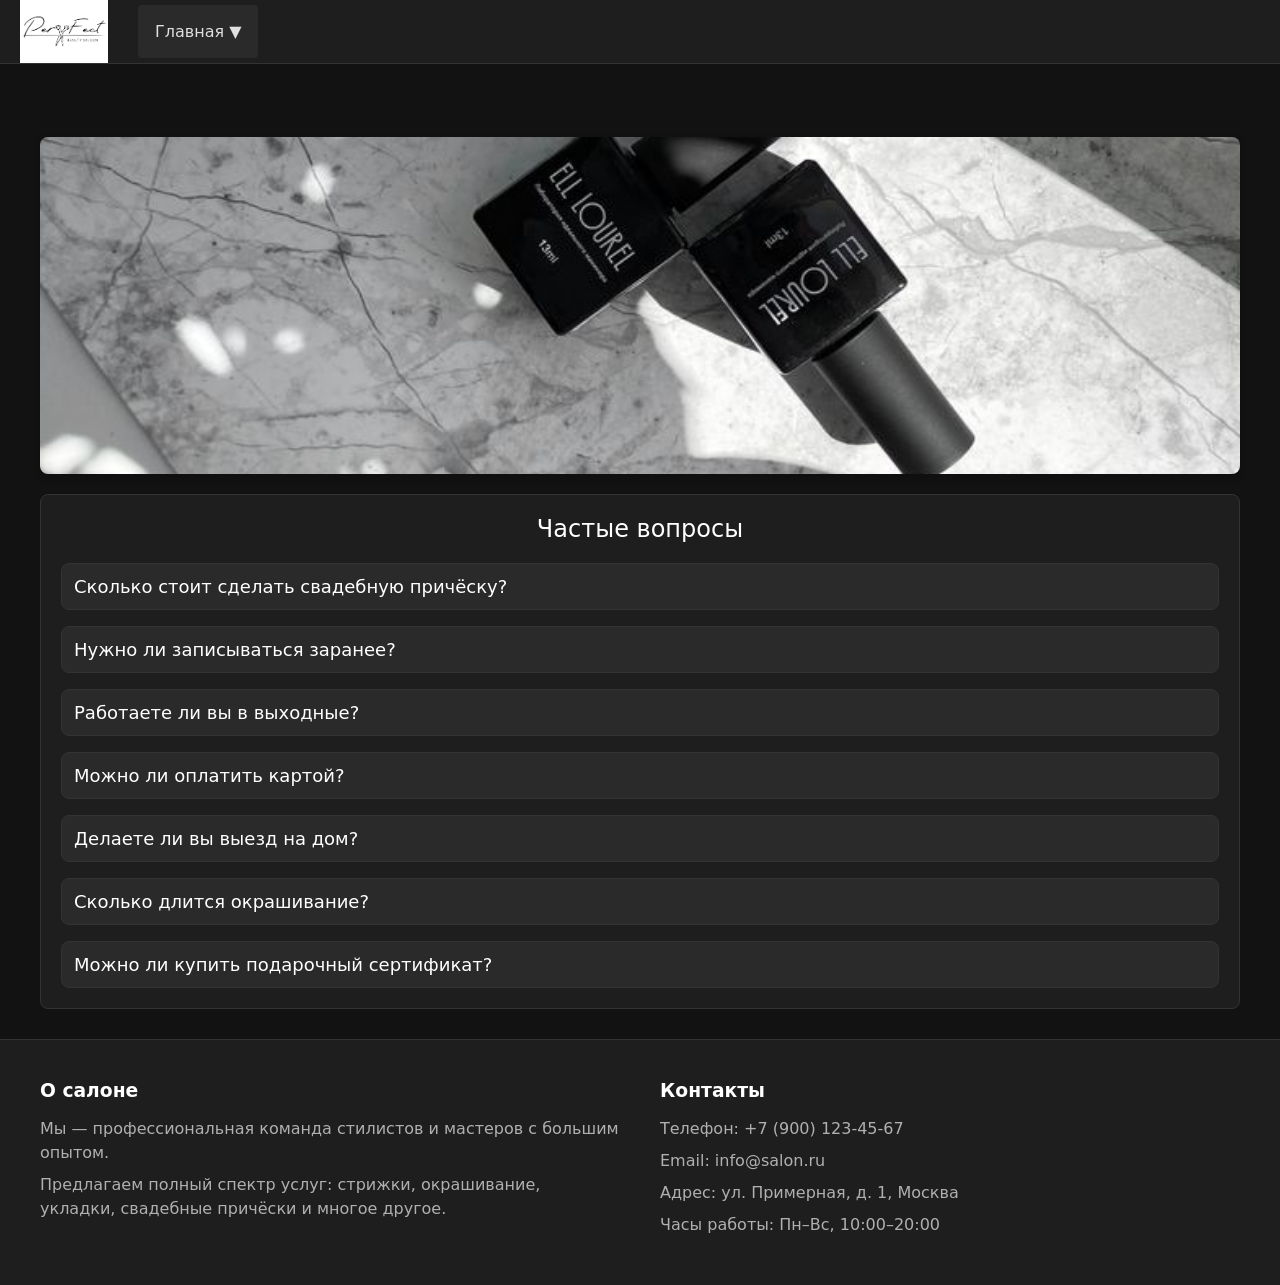
<file: perdect-main/index.html>
<!DOCTYPE html>
<html lang="ru">
<head>
    <meta charset="UTF-8" />
    <meta name="viewport" content="width=device-width, initial-scale=1.0" />
    <title>Главная</title>
    <style>
        * {
            padding: 0;
            margin: 0;
            font-family: system-ui, -apple-system, BlinkMacSystemFont, "Segoe UI",
                Roboto, Oxygen, Ubuntu, Cantarell, "Open Sans", "Helvetica Neue",
                sans-serif;
        }

        body {
            background-color: #121212;
            color: #e0e0e0;
        }

        a {
            text-decoration: none;
            color: inherit;
        }

        .button {
            background-color: #2d2d2d;
            color: #e0e0e0;
            border: 1px solid #444;
            border-radius: 8px;
            padding: 4px;
            cursor: pointer;
            transition: 0.2s ease-in-out;
        }

        .input {
            padding: 6px;
            border-radius: 4px;
            border: 1px solid #444;
            background-color: #2d2d2d;
            color: #e0e0e0;
        }

        .button:hover {
            background-color: #3d3d3d;
        }

        .button:active {
            background-color: #1d1d1d;
        }

        .Header {
            width: 100%;
            height: 64px;
            background-color: #1e1e1e;
            margin-bottom: 73px;
            display: flex;
            align-items: center;
            padding: 0 20px;
            box-sizing: border-box;
            border-bottom: 1px solid #333;
        }

        .Header-logo-container {
            height: 100%;
            margin-right: 30px;
        }

        .Header-logo {
            height: 100%;
        }

        .Header-nav-container {
            display: flex;
            flex-direction: row;
            align-items: center;
            height: 100%;
        }

        .dropdown {
            position: relative;
            height: 100%;
            display: flex;
            align-items: center;
        }

        .dropdown-btn {
            width: 120px;
            height: 53px;
            display: flex;
            align-items: center;
            justify-content: center;
            background-color: #2a2a2a;
            color: #e0e0e0;
            cursor: pointer;
            transition: all 0.3s;
            border-radius: 4px;
            font-weight: 500;
        }

        .dropdown-btn:hover {
            background-color: #333;
        }

        .dropdown-content {
            display: none;
            position: absolute;
            top: 100%;
            left: 0;
            background-color: #2a2a2a;
            min-width: 200px;
            box-shadow: 0 8px 16px rgba(0,0,0,0.3);
            z-index: 1;
            border-radius: 0 0 8px 8px;
            overflow: hidden;
        }

        .dropdown:hover .dropdown-content {
            display: block;
        }

        .dropdown-item {
            padding: 12px 16px;
            color: #e0e0e0;
            display: block;
            transition: background-color 0.3s;
        }

        .dropdown-item:hover {
            background-color: #333;
        }

        .Main {
            padding-left: 20px;
            padding-right: 20px;
            max-width: 1200px;
            margin: 0 auto;
        }

        .Main-banner {
            width: 100%;
            height: 337px;
            object-fit: cover;
            margin-bottom: 16px;
            border-radius: 8px;
            box-shadow: 0 4px 8px rgba(0,0,0,0.2);
        }

        .Main-question-container {
            background-color: #1e1e1e;
            padding: 20px;
            border-radius: 8px;
            margin-bottom: 30px;
            border: 1px solid #333;
        }

        .Main-question-container-header {
            font-size: 24px;
            font-weight: 500;
            text-align: center;
            margin-bottom: 20px;
            color: #ffffff;
        }

        .Question-list {
            display: flex;
            flex-direction: column;
            gap: 16px;
        }

        .Question-item {
            position: relative;
            display: flex;
            flex-direction: column;
            background-color: #2a2a2a;
            border-radius: 8px;
            padding: 12px;
            border: 1px solid #333;
            cursor: pointer;
        }

        .Question-question {
            font-size: 18px;
            font-weight: 500;
            color: #ffffff;
        }

        .Question-tooltip {
            position: absolute;
            top: 100%;
            left: 0;
            width: 100%;
            background-color: rgba(50, 50, 50, 0.95);
            color: #b0b0b0;
            padding: 12px;
            border-radius: 8px;
            border: 1px solid #444;
            opacity: 0;
            pointer-events: none;
            transition: opacity 0.3s ease-in-out;
            margin-top: 8px;
            z-index: 10;
        }

        .Question-item:hover .Question-tooltip {
            opacity: 1;
            pointer-events: auto;
        }

        footer {
            background-color: #1e1e1e;
            padding: 40px 20px;
            border-top: 1px solid #333;
            display: flex;
            justify-content: center;
        }

        .Footer-content {
            display: flex;
            justify-content: space-between;
            max-width: 1200px;
            width: 100%;
            color: #b0b0b0;
            gap: 40px;
            flex-wrap: wrap;
        }

        .Footer-column {
            flex: 1 1 300px;
        }

        .Footer-column h3 {
            margin-bottom: 16px;
            color: #ffffff;
        }

        .Footer-column p {
            margin-bottom: 8px;
            line-height: 1.5;
        }
    </style>
</head>
<body>
<header class="Header">
    <div class="Header-logo-container">
        <img class="Header-logo" src="./public/logo.png" />
    </div>

    <nav class="Header-nav-container">
        <div class="dropdown">
            <div class="dropdown-btn">Главная ▼</div>
            <div class="dropdown-content">
                <a href="index.html" class="dropdown-item">Главная</a>
                <a href="our-work.html" class="dropdown-item">Наши работы</a>
                <a href="price.html" class="dropdown-item">Цены</a>
                <a href="team.html" class="dropdown-item">Команда</a>
                <a href="gift.html" class="dropdown-item">Подарочный сертификат</a>
                <a href="feetback.html" class="dropdown-item">Отзывы</a>
                <a href="contact.html" class="dropdown-item">Контакты</a>
                <a href="online-rec.html" class="dropdown-item">Онлайн запись</a>
            </div>
        </div>
    </nav>
</header>

<main class="Main">
    <img class="Main-banner" src="./public/mainBanner.png" />

    <div class="Main-question-container">
        <h2 class="Main-question-container-header">Частые вопросы</h2>

        <ul class="Main-question-list Question-list">
            <li class="Question-item">
                <p class="Question-question">Сколько стоит сделать свадебную причёску?</p>
                <div class="Question-tooltip">Цена на свадебную причёску начинается от 10к</div>
            </li>
            <li class="Question-item">
                <p class="Question-question">Нужно ли записываться заранее?</p>
                <div class="Question-tooltip">Рекомендуем записываться минимум за неделю</div>
            </li>
            <li class="Question-item">
                <p class="Question-question">Работаете ли вы в выходные?</p>
                <div class="Question-tooltip">Да, мы открыты с 10:00 до 18:00 в субботу и воскресенье</div>
            </li>
            <li class="Question-item">
                <p class="Question-question">Можно ли оплатить картой?</p>
                <div class="Question-tooltip">Да, принимаем оплату картой и наличными</div>
            </li>
            <li class="Question-item">
                <p class="Question-question">Делаете ли вы выезд на дом?</p>
                <div class="Question-tooltip">Да, возможен выезд. Уточните условия у администратора</div>
            </li>
            <li class="Question-item">
                <p class="Question-question">Сколько длится окрашивание?</p>
                <div class="Question-tooltip">В среднем от 2 до 4 часов в зависимости от сложности</div>
            </li>
            <li class="Question-item">
                <p class="Question-question">Можно ли купить подарочный сертификат?</p>
                <div class="Question-tooltip">Да, у нас есть подарочные сертификаты на любую сумму</div>
            </li>
        </ul>
    </div>
</main>

<footer>
    <div class="Footer-content">
        <div class="Footer-column">
            <h3>О салоне</h3>
            <p>Мы — профессиональная команда стилистов и мастеров с большим опытом.</p>
            <p>Предлагаем полный спектр услуг: стрижки, окрашивание, укладки, свадебные причёски и многое другое.</p>
        </div>
        <div class="Footer-column">
            <h3>Контакты</h3>
            <p>Телефон: +7 (900) 123-45-67</p>
            <p>Email: info@salon.ru</p>
            <p>Адрес: ул. Примерная, д. 1, Москва</p>
            <p>Часы работы: Пн–Вс, 10:00–20:00</p>
        </div>
    </div>
</footer>

</body>
</html>
</file>
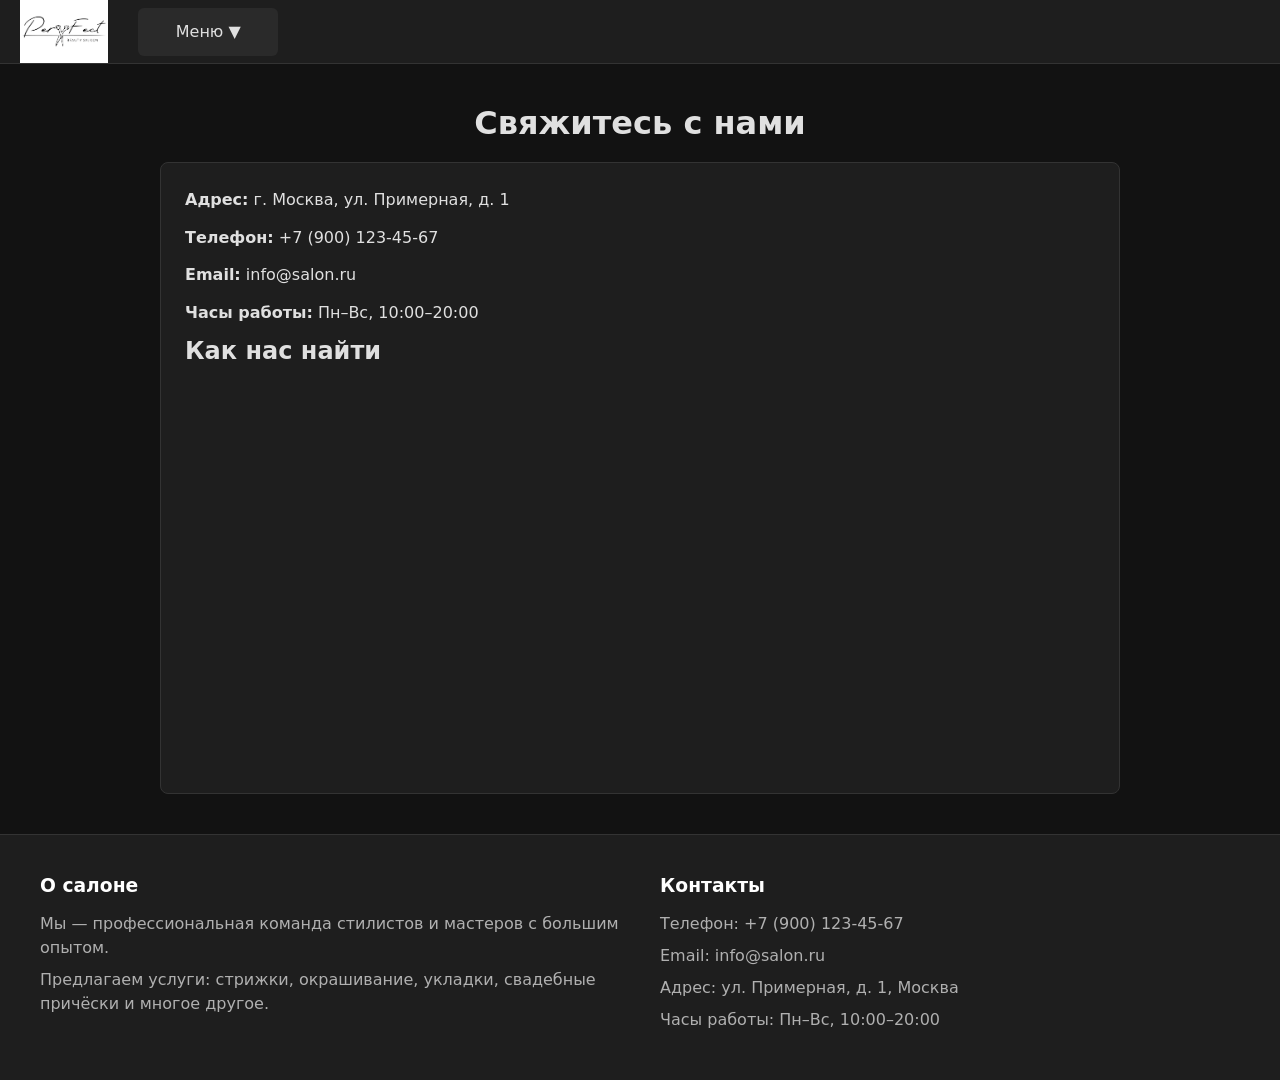
<file: perdect-main/contact.html>
<!DOCTYPE html>
<html lang="ru">
<head>
    <meta charset="UTF-8" />
    <meta name="viewport" content="width=device-width, initial-scale=1.0" />
    <title>Контакты</title>
    <style>
        * {
            margin: 0;
            padding: 0;
            box-sizing: border-box;
            font-family: system-ui, sans-serif;
        }

        body {
            background-color: #121212;
            color: #e0e0e0;
        }

        a {
            color: inherit;
            text-decoration: none;
        }

        .Header {
            width: 100%;
            height: 64px;
            background-color: #1e1e1e;
            display: flex;
            align-items: center;
            padding: 0 20px;
            border-bottom: 1px solid #333;
        }

        .Header-logo-container {
            height: 100%;
            margin-right: 30px;
        }

        .Header-logo {
            height: 100%;
        }

        .Header-nav-container {
            display: flex;
            align-items: center;
        }

        .dropdown {
            position: relative;
            height: 100%;
            display: flex;
            align-items: center;
        }

        .dropdown-btn {
            width: 140px;
            height: 48px;
            display: flex;
            align-items: center;
            justify-content: center;
            background-color: #2a2a2a;
            color: #e0e0e0;
            border-radius: 6px;
            cursor: pointer;
            font-weight: 500;
            transition: 0.3s;
        }

        .dropdown-btn:hover {
            background-color: #333;
        }

        .dropdown-content {
            display: none;
            position: absolute;
            top: 100%;
            left: 0;
            background-color: #2a2a2a;
            border-radius: 0 0 8px 8px;
            min-width: 220px;
            box-shadow: 0 8px 16px rgba(0,0,0,0.3);
            z-index: 10;
        }

        .dropdown:hover .dropdown-content {
            display: block;
        }

        .dropdown-item {
            padding: 12px 16px;
            display: block;
            transition: background-color 0.3s;
        }

        .dropdown-item:hover {
            background-color: #333;
        }

        main {
            padding: 40px 20px;
            max-width: 1000px;
            margin: 0 auto;
        }

        h1 {
            font-size: 32px;
            margin-bottom: 20px;
            text-align: center;
        }

        .contact-info {
            background-color: #1e1e1e;
            border: 1px solid #333;
            padding: 24px;
            border-radius: 8px;
        }

        .contact-info p {
            margin-bottom: 12px;
            line-height: 1.6;
        }

        footer {
            background-color: #1e1e1e;
            padding: 40px 20px;
            border-top: 1px solid #333;
            display: flex;
            justify-content: center;
        }

        .Footer-content {
            display: flex;
            justify-content: space-between;
            max-width: 1200px;
            width: 100%;
            gap: 40px;
            flex-wrap: wrap;
            color: #b0b0b0;
        }

        .Footer-column {
            flex: 1 1 300px;
        }

        .Footer-column h3 {
            margin-bottom: 16px;
            color: #ffffff;
        }

        .Footer-column p {
            margin-bottom: 8px;
            line-height: 1.5;
        }
    </style>
</head>
<body>

<header class="Header">
    <div class="Header-logo-container">
        <img class="Header-logo" src="./public/logo.png" />
    </div>

    <nav class="Header-nav-container">
        <div class="dropdown">
            <div class="dropdown-btn">Меню ▼</div>
            <div class="dropdown-content">
                <a href="index.html" class="dropdown-item">Главная</a>
                <a href="our-work.html" class="dropdown-item">Наши работы</a>
                <a href="price.html" class="dropdown-item">Цены</a>
                <a href="team.html" class="dropdown-item">Команда</a>
                <a href="gift.html" class="dropdown-item">Подарочный сертификат</a>
                <a href="feetback.html" class="dropdown-item">Отзывы</a>
                <a href="contact.html" class="dropdown-item">Контакты</a>
                <a href="online-rec.html" class="dropdown-item">Онлайн запись</a>
            </div>
        </div>
    </nav>
</header>

<main>
    <h1>Свяжитесь с нами</h1>
    <div class="contact-info">
        <p><strong>Адрес:</strong> г. Москва, ул. Примерная, д. 1</p>
        <p><strong>Телефон:</strong> +7 (900) 123-45-67</p>
        <p><strong>Email:</strong> info@salon.ru</p>
        <p><strong>Часы работы:</strong> Пн–Вс, 10:00–20:00</p>
    <h2>Как нас найти</h2>
    <div class="Map-container">
        <iframe
            src="https://www.google.com/maps/embed?pb=!1m18!1m12!1m3!1d2520.857805156791!2d92.8196829!3d56.0460054!2m3!1f0!2f0!3f0!3m2!1i1024!2i768!4f13.1!3m3!1m2!1s0x5cd94f74b62fdd01%3A0x97a33cf813bdf5c!2z0JrRgNCw0YHQutC40Lkg0J_QvtC00YssINCf0L7Qu9C40L3QvtCz0L4g0JHQu9Cw0YHRgtC-0Lkg0L3QsCDQkdCw0YDQvtC80L7QvQ!5e0!3m2!1sru!2sru!4v1715769578432!5m2!1sru!2sru"
            width="100%"
            height="400"
            style="border:0;"
            allowfullscreen=""
            loading="lazy"
            referrerpolicy="no-referrer-when-downgrade">
        </iframe>
    </div>
</section>


    </div>
</section>

    </div>
</main>

<footer>
    <div class="Footer-content">
        <div class="Footer-column">
            <h3>О салоне</h3>
            <p>Мы — профессиональная команда стилистов и мастеров с большим опытом.</p>
            <p>Предлагаем услуги: стрижки, окрашивание, укладки, свадебные причёски и многое другое.</p>
        </div>
        <div class="Footer-column">
            <h3>Контакты</h3>
            <p>Телефон: +7 (900) 123-45-67</p>
            <p>Email: info@salon.ru</p>
            <p>Адрес: ул. Примерная, д. 1, Москва</p>
            <p>Часы работы: Пн–Вс, 10:00–20:00</p>
        </div>
    </div>
</footer>

</body>
</html>
</file>
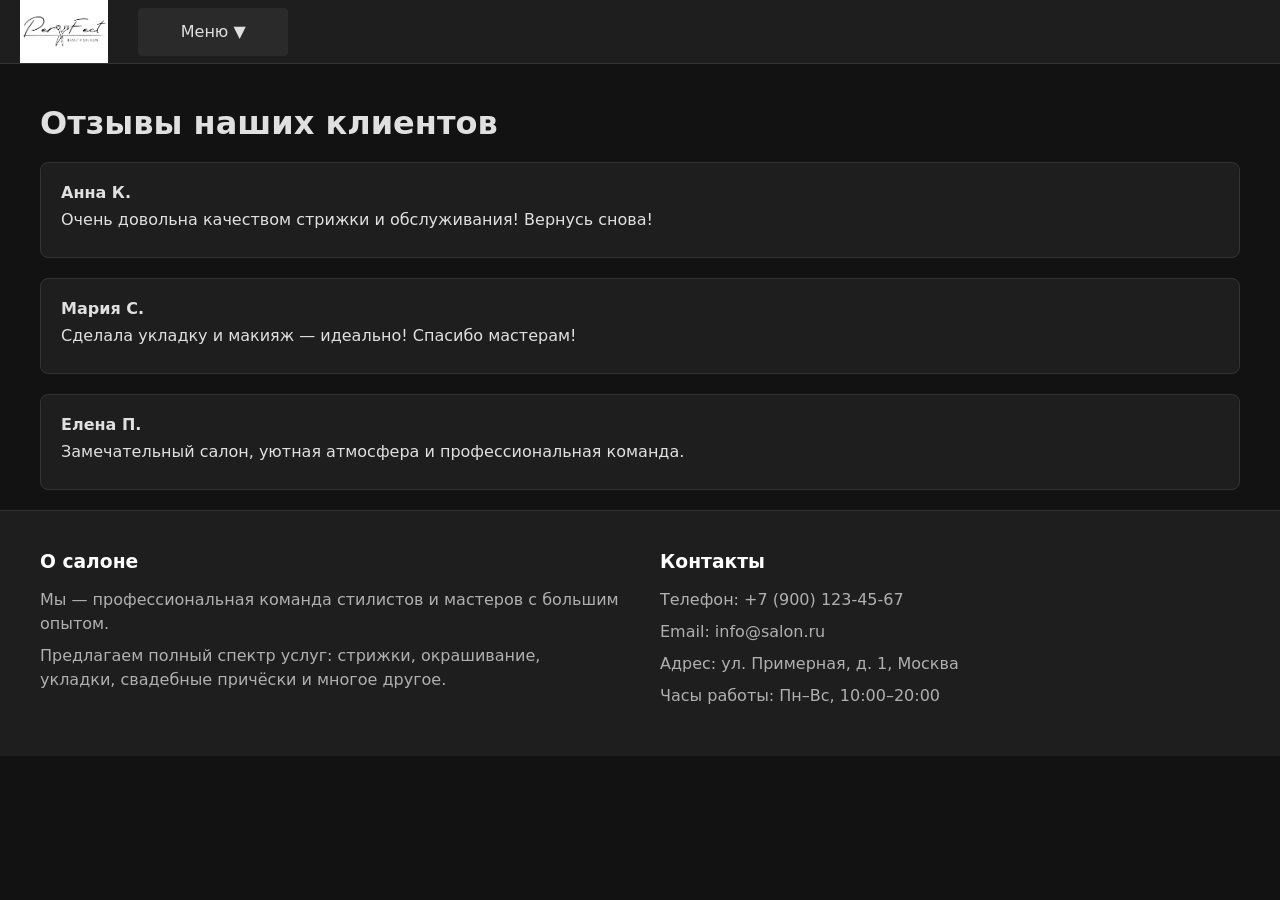
<file: perdect-main/feetback.html>
<!DOCTYPE html>
<html lang="ru">
<head>
    <meta charset="UTF-8" />
    <meta name="viewport" content="width=device-width, initial-scale=1.0" />
    <title>Отзывы</title>
    <style>
        * {
            padding: 0;
            margin: 0;
            font-family: system-ui, -apple-system, BlinkMacSystemFont, "Segoe UI", Roboto, Oxygen, Ubuntu, Cantarell, "Open Sans", "Helvetica Neue", sans-serif;
        }

        body {
            background-color: #121212;
            color: #e0e0e0;
        }

        a {
            text-decoration: none;
            color: inherit;
        }

        .Header {
            width: 100%;
            height: 64px;
            background-color: #1e1e1e;
            display: flex;
            align-items: center;
            padding: 0 20px;
            box-sizing: border-box;
            border-bottom: 1px solid #333;
            margin-bottom: 40px;
        }

        .Header-logo-container {
            height: 100%;
            margin-right: 30px;
        }

        .Header-logo {
            height: 100%;
        }

        .Header-nav-container {
            display: flex;
            align-items: center;
            height: 100%;
        }

        .dropdown {
            position: relative;
            height: 100%;
            display: flex;
            align-items: center;
        }

        .dropdown-btn {
            width: 150px;
            height: 48px;
            display: flex;
            align-items: center;
            justify-content: center;
            background-color: #2a2a2a;
            color: #e0e0e0;
            cursor: pointer;
            border-radius: 4px;
            font-weight: 500;
            transition: background-color 0.3s;
        }

        .dropdown-btn:hover {
            background-color: #333;
        }

        .dropdown-content {
            display: none;
            position: absolute;
            top: 100%;
            left: 0;
            background-color: #2a2a2a;
            min-width: 200px;
            box-shadow: 0 8px 16px rgba(0,0,0,0.3);
            z-index: 1;
            border-radius: 0 0 8px 8px;
            overflow: hidden;
        }

        .dropdown:hover .dropdown-content {
            display: block;
        }

        .dropdown-item {
            padding: 12px 16px;
            color: #e0e0e0;
            transition: background-color 0.3s;
            display: block;
        }

        .dropdown-item:hover {
            background-color: #333;
        }

        main {
            max-width: 1200px;
            margin: 0 auto;
            padding: 0 20px;
        }

        h1 {
            font-size: 32px;
            margin-bottom: 20px;
        }

        .review {
            background-color: #1e1e1e;
            padding: 20px;
            margin-bottom: 20px;
            border-radius: 8px;
            border: 1px solid #333;
        }

        .review p {
            margin-bottom: 8px;
        }

        footer {
            background-color: #1e1e1e;
            padding: 40px 20px;
            border-top: 1px solid #333;
            display: flex;
            justify-content: center;
        }

        .Footer-content {
            display: flex;
            justify-content: space-between;
            max-width: 1200px;
            width: 100%;
            color: #b0b0b0;
            gap: 40px;
            flex-wrap: wrap;
        }

        .Footer-column {
            flex: 1 1 300px;
        }

        .Footer-column h3 {
            margin-bottom: 16px;
            color: #ffffff;
        }

        .Footer-column p {
            margin-bottom: 8px;
            line-height: 1.5;
        }
    </style>
</head>
<body>

<header class="Header">
    <div class="Header-logo-container">
        <img class="Header-logo" src="./public/logo.png" alt="Логотип" />
    </div>

    <nav class="Header-nav-container">
        <div class="dropdown">
            <div class="dropdown-btn">Меню ▼</div>
            <div class="dropdown-content">
                <a href="index.html" class="dropdown-item">Главная</a>
                <a href="our-work.html" class="dropdown-item">Наши работы</a>
                <a href="price.html" class="dropdown-item">Цены</a>
                <a href="team.html" class="dropdown-item">Команда</a>
                <a href="gift.html" class="dropdown-item">Подарочный сертификат</a>
                <a href="feetback.html" class="dropdown-item">Отзывы</a>
                <a href="contact.html" class="dropdown-item">Контакты</a>
                <a href="online-rec.html" class="dropdown-item">Онлайн запись</a>
            </div>
        </div>
    </nav>
</header>

<main>
    <h1>Отзывы наших клиентов</h1>

    <div class="review">
        <p><strong>Анна К.</strong></p>
        <p>Очень довольна качеством стрижки и обслуживания! Вернусь снова!</p>
    </div>

    <div class="review">
        <p><strong>Мария С.</strong></p>
        <p>Сделала укладку и макияж — идеально! Спасибо мастерам!</p>
    </div>

    <div class="review">
        <p><strong>Елена П.</strong></p>
        <p>Замечательный салон, уютная атмосфера и профессиональная команда.</p>
    </div>
</main>

<footer>
    <div class="Footer-content">
        <div class="Footer-column">
            <h3>О салоне</h3>
            <p>Мы — профессиональная команда стилистов и мастеров с большим опытом.</p>
            <p>Предлагаем полный спектр услуг: стрижки, окрашивание, укладки, свадебные причёски и многое другое.</p>
        </div>
        <div class="Footer-column">
            <h3>Контакты</h3>
            <p>Телефон: +7 (900) 123-45-67</p>
            <p>Email: info@salon.ru</p>
            <p>Адрес: ул. Примерная, д. 1, Москва</p>
            <p>Часы работы: Пн–Вс, 10:00–20:00</p>
        </div>
    </div>
</footer>

</body>
</html>
</file>
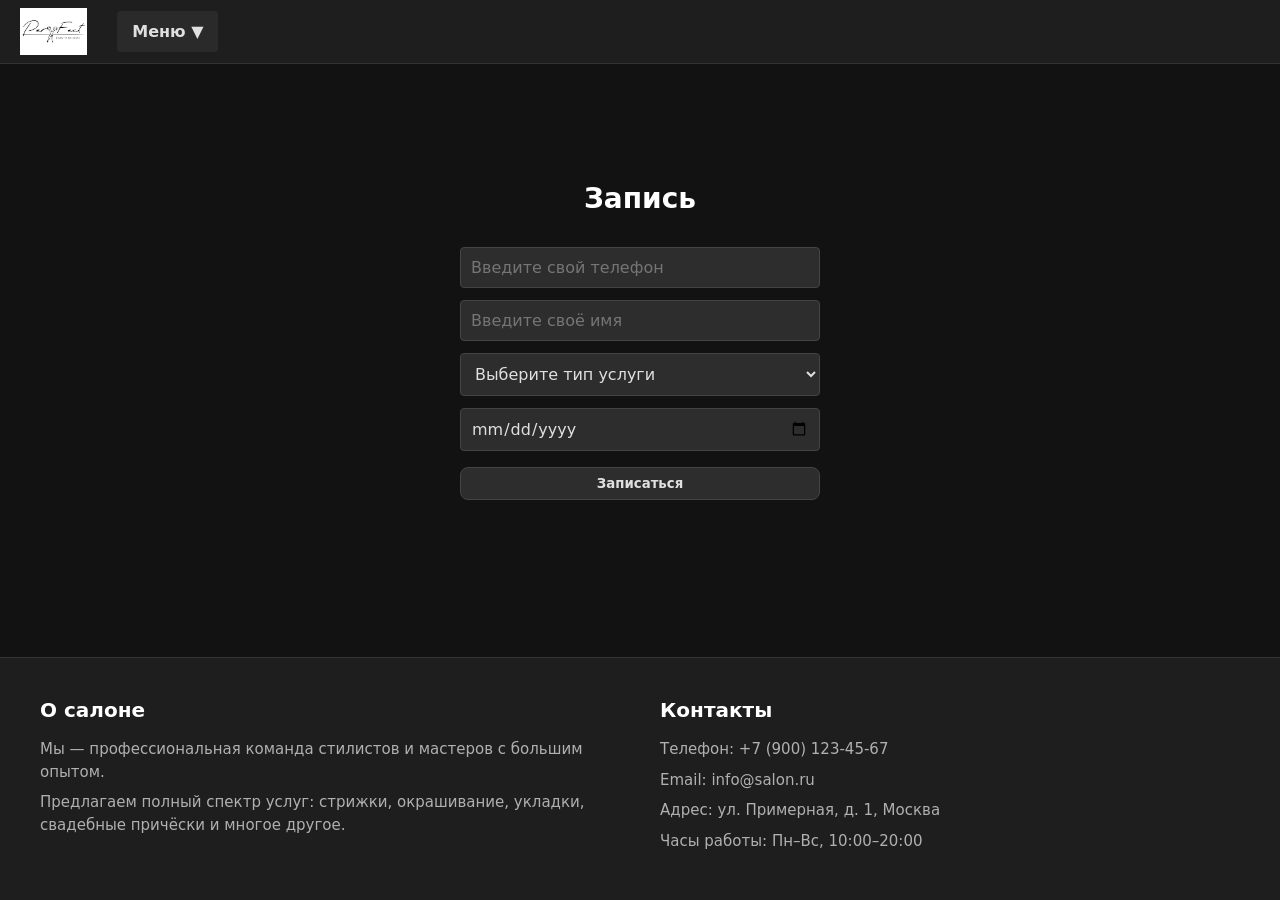
<file: perdect-main/online-rec.html>
<!DOCTYPE html>
<html lang="ru">
<head>
  <meta charset="UTF-8" />
  <meta name="viewport" content="width=device-width, initial-scale=1" />
  <title>Онлайн запись</title>
  <style>
    * {
      padding: 0;
      margin: 0;
      box-sizing: border-box;
      font-family: system-ui, -apple-system, BlinkMacSystemFont, "Segoe UI",
        Roboto, Oxygen, Ubuntu, Cantarell, "Open Sans", "Helvetica Neue",
        sans-serif;
    }

    body {
      background-color: #121212;
      color: #e0e0e0;
      min-height: 100vh;
      display: flex;
      flex-direction: column;
      justify-content: space-between;
    }

    a {
      text-decoration: none;
      color: inherit;
    }

    .button {
      background-color: #2d2d2d;
      color: #e0e0e0;
      border: 1px solid #444;
      border-radius: 8px;
      padding: 8px 12px;
      cursor: pointer;
      transition: background-color 0.2s ease-in-out;
      font-weight: 600;
      margin-top: 16px;
      width: 100%;
    }

    .button:hover {
      background-color: #3d3d3d;
    }

    .button:active {
      background-color: #1d1d1d;
    }

    .input {
      padding: 10px;
      border-radius: 4px;
      border: 1px solid #444;
      background-color: #2d2d2d;
      color: #e0e0e0;
      margin-top: 12px;
      width: 100%;
      font-size: 16px;
    }

    /* Header */
    .Header {
      width: 100%;
      height: 64px;
      background-color: #1e1e1e;
      display: flex;
      align-items: center;
      padding: 0 20px;
      border-bottom: 1px solid #333;
      user-select: none;
    }

    .Header-logo-container {
      height: 100%;
      margin-right: 30px;
      display: flex;
      align-items: center;
    }

    .Header-logo {
      height: 48px;
      object-fit: contain;
    }

    .Header-nav-container {
      position: relative;
      display: flex;
      align-items: center;
      height: 100%;
    }

    /* Dropdown menu */
    .dropdown {
      position: relative;
      height: 100%;
      display: flex;
      align-items: center;
      cursor: pointer;
      user-select: none;
    }

    .dropdown-btn {
      background-color: #2a2a2a;
      color: #e0e0e0;
      padding: 10px 14px;
      border-radius: 4px;
      font-weight: 600;
      display: flex;
      align-items: center;
      gap: 6px;
      border: 1px solid transparent;
      transition: background-color 0.3s, border-color 0.3s;
    }

    .dropdown-btn:hover,
    .dropdown-btn.active {
      background-color: #333;
      border-color: #555;
    }

    .dropdown-content {
      display: none;
      position: absolute;
      top: 100%;
      left: 0;
      background-color: #2a2a2a;
      min-width: 200px;
      box-shadow: 0 8px 16px rgba(0, 0, 0, 0.3);
      border-radius: 0 0 8px 8px;
      overflow: hidden;
      z-index: 10;
    }

    .dropdown-content a {
      display: block;
      padding: 12px 16px;
      color: #e0e0e0;
      transition: background-color 0.3s;
    }

    .dropdown-content a:hover {
      background-color: #444;
    }

    /* Show dropdown on hover for desktop */
    @media (hover: hover) {
      .dropdown:hover .dropdown-content {
        display: block;
      }
    }

    /* On mobile, show dropdown on click */
    @media (pointer: coarse) {
      .dropdown-btn {
        user-select: none;
      }
    }

    /* Main content */
    main.Online-form-page {
      max-width: 400px;
      margin: 40px auto 80px;
      padding: 0 20px;
      width: 100%;
    }

    form.Online-form {
      display: flex;
      flex-direction: column;
    }

    form.Online-form h2 {
      margin-bottom: 20px;
      font-weight: 700;
      font-size: 28px;
      color: #ffffff;
      text-align: center;
    }

    /* Footer */
    footer {
      background-color: #1e1e1e;
      padding: 40px 20px;
      border-top: 1px solid #333;
    }

    .Footer-content {
      max-width: 1200px;
      margin: 0 auto;
      display: flex;
      justify-content: space-between;
      color: #b0b0b0;
      gap: 40px;
      flex-wrap: wrap;
    }

    .Footer-column {
      flex: 1 1 300px;
    }

    .Footer-column h3 {
      margin-bottom: 16px;
      color: #ffffff;
      font-weight: 700;
      font-size: 20px;
    }

    .Footer-column p {
      margin-bottom: 8px;
      line-height: 1.5;
      font-size: 15px;
    }
  </style>
</head>
<body>
  <header class="Header">
    <div class="Header-logo-container">
      <img
        class="Header-logo"
        src="./public/logo.png"
        alt="Логотип салона"
      />
    </div>

    <nav class="Header-nav-container">
      <div class="dropdown" id="dropdownMenu">
        <div class="dropdown-btn" id="dropdownBtn">
          Меню ▼
        </div>
        <div class="dropdown-content" id="dropdownContent">
          <a href="index.html">Главная</a>
          <a href="our-work.html">Наши работы</a>
          <a href="price.html">Цены</a>
          <a href="team.html">Команда</a>
          <a href="gift.html">Подарочный сертификат</a>
          <a href="feetback.html">Отзывы</a>
          <a href="contact.html">Контакты</a>
          <a href="online-rec.html">Онлайн запись</a>
        </div>
      </div>
    </nav>
  </header>

  <main class="Online-form-page">
    <form class="Online-form" action="">
      <h2>Запись</h2>

      <input
        class="input"
        type="tel"
        placeholder="Введите свой телефон"
        required
      />

      <input
        class="input"
        type="text"
        placeholder="Введите своё имя"
        required
      />

      <select class="input" required>
        <option value="" disabled selected>Выберите тип услуги</option>
        <option value="cosmetologist">Косметолог</option>
        <option value="hairdresser">Парикмахер</option>
        <option value="manicure">Маникюр</option>
        <option value="pedicure">Педикюр</option>
      </select>

      <input class="input" type="date" required />

      <input class="button" type="submit" value="Записаться" />
    </form>
  </main>

  <footer>
    <div class="Footer-content">
      <div class="Footer-column">
        <h3>О салоне</h3>
        <p>Мы — профессиональная команда стилистов и мастеров с большим опытом.</p>
        <p>
          Предлагаем полный спектр услуг: стрижки, окрашивание, укладки,
          свадебные причёски и многое другое.
        </p>
      </div>
      <div class="Footer-column">
        <h3>Контакты</h3>
        <p>Телефон: +7 (900) 123-45-67</p>
        <p>Email: info@salon.ru</p>
        <p>Адрес: ул. Примерная, д. 1, Москва</p>
        <p>Часы работы: Пн–Вс, 10:00–20:00</p>
      </div>
    </div>
  </footer>

  <script>
    // Сделать выпадающее меню на клик (для мобильных устройств)
    const dropdownBtn = document.getElementById('dropdownBtn');
    const dropdownContent = document.getElementById('dropdownContent');

    dropdownBtn.addEventListener('click', () => {
      const isVisible = dropdownContent.style.display === 'block';
      dropdownContent.style.display = isVisible ? 'none' : 'block';
      dropdownBtn.classList.toggle('active', !isVisible);
    });

    // Закрывать меню при клике вне его
    document.addEventListener('click', (e) => {
      if (!dropdownBtn.contains(e.target) && !dropdownContent.contains(e.target)) {
        dropdownContent.style.display = 'none';
        dropdownBtn.classList.remove('active');
      }
    });
  </script>
</body>
</html>
</file>
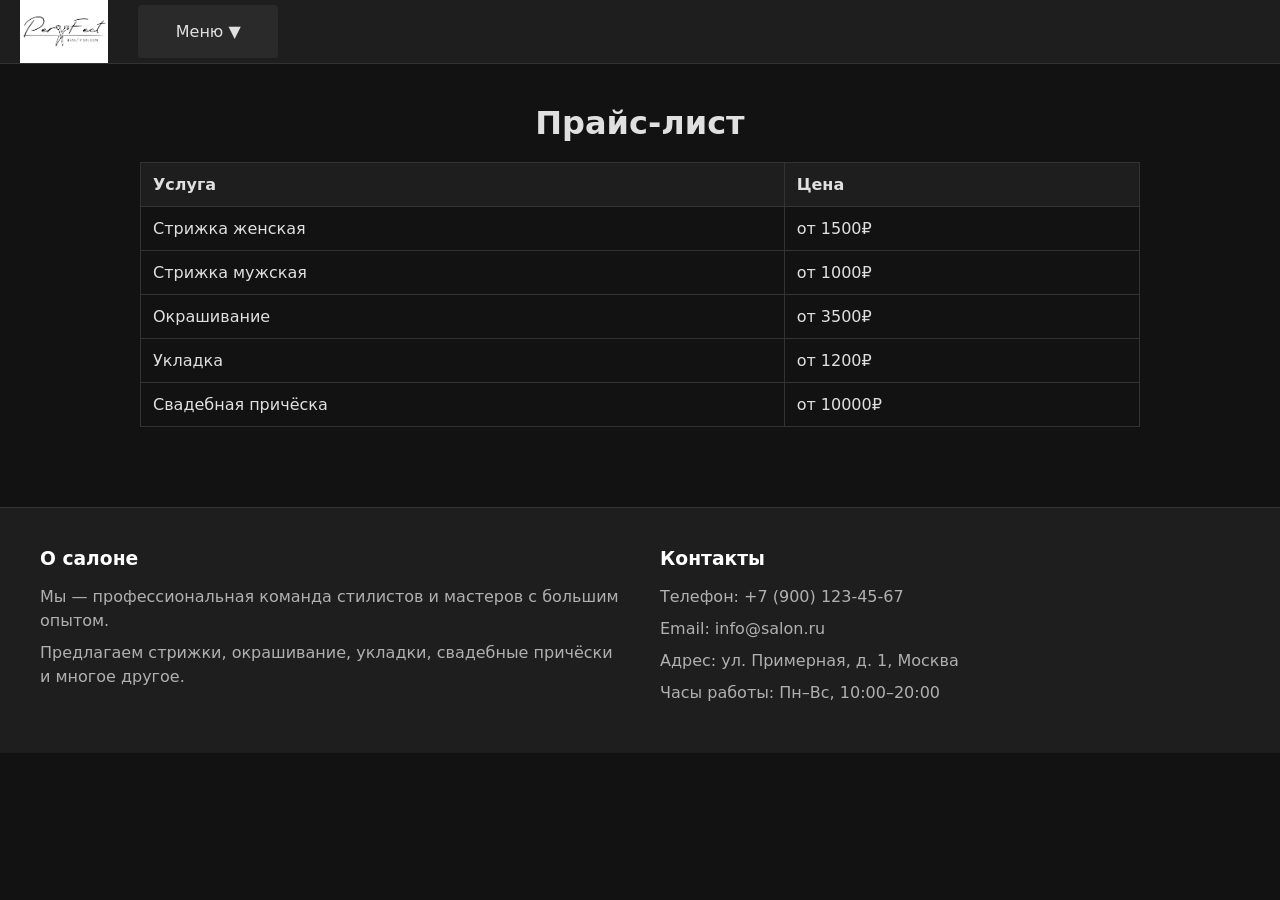
<file: perdect-main/price.html>
<!DOCTYPE html>
<html lang="ru">
<head>
  <meta charset="UTF-8" />
  <meta name="viewport" content="width=device-width, initial-scale=1.0" />
  <title>Цены</title>
  <style>
    * {
      padding: 0;
      margin: 0;
      font-family: system-ui, -apple-system, BlinkMacSystemFont, "Segoe UI", Roboto, Oxygen, Ubuntu, Cantarell, "Open Sans", "Helvetica Neue", sans-serif;
    }

    body {
      background-color: #121212;
      color: #e0e0e0;
    }

    a {
      text-decoration: none;
      color: inherit;
    }

    .Header {
      width: 100%;
      height: 64px;
      background-color: #1e1e1e;
      display: flex;
      align-items: center;
      padding: 0 20px;
      box-sizing: border-box;
      border-bottom: 1px solid #333;
    }

    .Header-logo-container {
      height: 100%;
      margin-right: 30px;
    }

    .Header-logo {
      height: 100%;
    }

    .Header-nav-container {
      display: flex;
      align-items: center;
      height: 100%;
    }

    .dropdown {
      position: relative;
      height: 100%;
      display: flex;
      align-items: center;
    }

    .dropdown-btn {
      width: 140px;
      height: 53px;
      display: flex;
      align-items: center;
      justify-content: center;
      background-color: #2a2a2a;
      color: #e0e0e0;
      cursor: pointer;
      border-radius: 4px;
      font-weight: 500;
      transition: 0.3s;
    }

    .dropdown-btn:hover {
      background-color: #333;
    }

    .dropdown-content {
      display: none;
      position: absolute;
      top: 100%;
      left: 0;
      background-color: #2a2a2a;
      min-width: 220px;
      box-shadow: 0 8px 16px rgba(0,0,0,0.3);
      z-index: 1;
      border-radius: 0 0 8px 8px;
      overflow: hidden;
    }

    .dropdown:hover .dropdown-content {
      display: block;
    }

    .dropdown-item {
      padding: 12px 16px;
      display: block;
      transition: background-color 0.3s;
    }

    .dropdown-item:hover {
      background-color: #333;
    }

    main {
      max-width: 1000px;
      margin: 40px auto;
      padding: 0 20px;
    }

    h1 {
      margin-bottom: 20px;
      font-size: 32px;
      text-align: center;
    }

    table {
      width: 100%;
      border-collapse: collapse;
      margin-top: 20px;
      border: 1px solid #333;
    }

    th, td {
      padding: 12px;
      border: 1px solid #333;
      text-align: left;
    }

    th {
      background-color: #1e1e1e;
    }

    footer {
      background-color: #1e1e1e;
      padding: 40px 20px;
      border-top: 1px solid #333;
      display: flex;
      justify-content: center;
      margin-top: 80px;
    }

    .Footer-content {
      display: flex;
      justify-content: space-between;
      max-width: 1200px;
      width: 100%;
      color: #b0b0b0;
      gap: 40px;
      flex-wrap: wrap;
    }

    .Footer-column {
      flex: 1 1 300px;
    }

    .Footer-column h3 {
      margin-bottom: 16px;
      color: #ffffff;
    }

    .Footer-column p {
      margin-bottom: 8px;
      line-height: 1.5;
    }
  </style>
</head>
<body>

<header class="Header">
  <div class="Header-logo-container">
    <img class="Header-logo" src="./public/logo.png" />
  </div>
  <nav class="Header-nav-container">
    <div class="dropdown">
      <div class="dropdown-btn">Меню ▼</div>
      <div class="dropdown-content">
        <a href="index.html" class="dropdown-item">Главная</a>
        <a href="our-work.html" class="dropdown-item">Наши работы</a>
        <a href="price.html" class="dropdown-item">Цены</a>
        <a href="team.html" class="dropdown-item">Команда</a>
        <a href="gift.html" class="dropdown-item">Подарочный сертификат</a>
        <a href="feetback.html" class="dropdown-item">Отзывы</a>
        <a href="contact.html" class="dropdown-item">Контакты</a>
        <a href="online-rec.html" class="dropdown-item">Онлайн запись</a>
      </div>
    </div>
  </nav>
</header>

<main>
  <h1>Прайс-лист</h1>
  <table>
    <thead>
      <tr>
        <th>Услуга</th>
        <th>Цена</th>
      </tr>
    </thead>
    <tbody>
      <tr>
        <td>Стрижка женская</td>
        <td>от 1500₽</td>
      </tr>
      <tr>
        <td>Стрижка мужская</td>
        <td>от 1000₽</td>
      </tr>
      <tr>
        <td>Окрашивание</td>
        <td>от 3500₽</td>
      </tr>
      <tr>
        <td>Укладка</td>
        <td>от 1200₽</td>
      </tr>
      <tr>
        <td>Свадебная причёска</td>
        <td>от 10000₽</td>
      </tr>
    </tbody>
  </table>
</main>

<footer>
  <div class="Footer-content">
    <div class="Footer-column">
      <h3>О салоне</h3>
      <p>Мы — профессиональная команда стилистов и мастеров с большим опытом.</p>
      <p>Предлагаем стрижки, окрашивание, укладки, свадебные причёски и многое другое.</p>
    </div>
    <div class="Footer-column">
      <h3>Контакты</h3>
      <p>Телефон: +7 (900) 123-45-67</p>
      <p>Email: info@salon.ru</p>
      <p>Адрес: ул. Примерная, д. 1, Москва</p>
      <p>Часы работы: Пн–Вс, 10:00–20:00</p>
    </div>
  </div>
</footer>

</body>
</html>
</file>
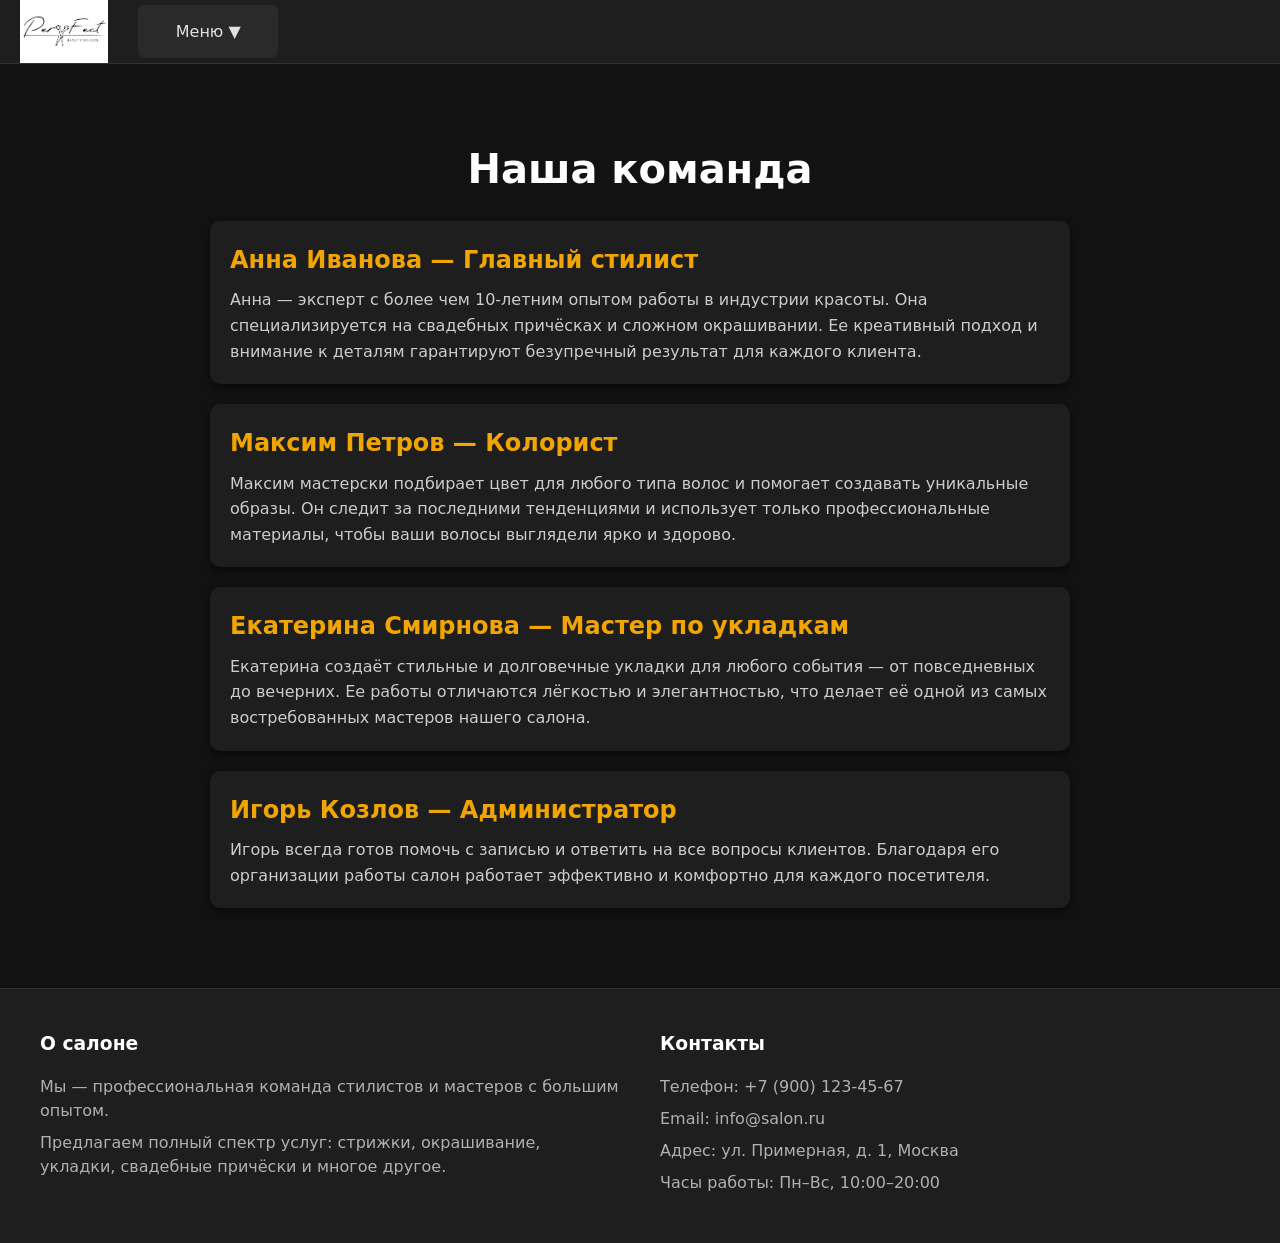
<file: perdect-main/team.html>
<!DOCTYPE html>
<html lang="ru">
<head>
    <meta charset="UTF-8" />
    <meta name="viewport" content="width=device-width, initial-scale=1.0" />
    <title>Команда</title>
    <style>
        * {
            padding: 0;
            margin: 0;
            font-family: system-ui, -apple-system, BlinkMacSystemFont, "Segoe UI",
                Roboto, Oxygen, Ubuntu, Cantarell, "Open Sans", "Helvetica Neue",
                sans-serif;
            box-sizing: border-box;
        }

        body {
            background-color: #121212;
            color: #e0e0e0;
            line-height: 1.6;
        }

        a {
            text-decoration: none;
            color: inherit;
        }

        .Header {
            width: 100%;
            height: 64px;
            background-color: #1e1e1e;
            margin-bottom: 73px;
            display: flex;
            align-items: center;
            padding: 0 20px;
            box-sizing: border-box;
            border-bottom: 1px solid #333;
        }

        .Header-logo-container {
            height: 100%;
            margin-right: 30px;
        }

        .Header-logo {
            height: 100%;
        }

        .Header-nav-container {
            display: flex;
            align-items: center;
            height: 100%;
        }

        .dropdown {
            position: relative;
            height: 100%;
            display: flex;
            align-items: center;
        }

        .dropdown-btn {
            width: 140px;
            height: 53px;
            display: flex;
            align-items: center;
            justify-content: center;
            background-color: #2a2a2a;
            color: #e0e0e0;
            cursor: pointer;
            transition: all 0.3s;
            border-radius: 6px;
            font-weight: 500;
            user-select: none;
        }

        .dropdown-btn:hover {
            background-color: #333;
        }

        .dropdown-content {
            display: none;
            position: absolute;
            top: 100%;
            left: 0;
            background-color: #2a2a2a;
            min-width: 220px;
            box-shadow: 0 8px 16px rgba(0,0,0,0.3);
            z-index: 10;
            border-radius: 0 0 8px 8px;
            overflow: hidden;
        }

        .dropdown:hover .dropdown-content {
            display: block;
        }

        .dropdown-item {
            padding: 12px 16px;
            color: #e0e0e0;
            display: block;
            transition: background-color 0.3s;
        }

        .dropdown-item:hover {
            background-color: #333;
        }

        main {
            max-width: 900px;
            margin: 0 auto 80px auto;
            padding: 0 20px;
        }

        h1 {
            font-size: 2.5rem;
            margin-bottom: 20px;
            color: #ffffff;
            text-align: center;
        }

        .team-member {
            background-color: #1e1e1e;
            border-radius: 10px;
            padding: 20px;
            margin-bottom: 20px;
            box-shadow: 0 4px 8px rgba(0,0,0,0.5);
        }

        .team-member h2 {
            margin-bottom: 8px;
            color: #f0a500;
        }

        .team-member p {
            color: #ccc;
        }

        footer {
            background-color: #1e1e1e;
            padding: 40px 20px;
            border-top: 1px solid #333;
            display: flex;
            justify-content: center;
        }

        .Footer-content {
            display: flex;
            justify-content: space-between;
            max-width: 1200px;
            width: 100%;
            color: #b0b0b0;
            gap: 40px;
            flex-wrap: wrap;
        }

        .Footer-column {
            flex: 1 1 300px;
        }

        .Footer-column h3 {
            margin-bottom: 16px;
            color: #ffffff;
        }

        .Footer-column p {
            margin-bottom: 8px;
            line-height: 1.5;
        }
    </style>
</head>
<body>
<header class="Header">
    <div class="Header-logo-container">
        <img class="Header-logo" src="./public/logo.png" alt="Логотип" />
    </div>

    <nav class="Header-nav-container">
        <div class="dropdown">
            <div class="dropdown-btn">Меню ▼</div>
            <div class="dropdown-content">
                <a href="index.html" class="dropdown-item">Главная</a>
                <a href="our-work.html" class="dropdown-item">Наши работы</a>
                <a href="price.html" class="dropdown-item">Цены</a>
                <a href="team.html" class="dropdown-item">Команда</a>
                <a href="gift.html" class="dropdown-item">Подарочный сертификат</a>
                <a href="feetback.html" class="dropdown-item">Отзывы</a>
                <a href="contact.html" class="dropdown-item">Контакты</a>
                <a href="online-rec.html" class="dropdown-item">Онлайн запись</a>
            </div>
        </div>
    </nav>
</header>

<main>
    <h1>Наша команда</h1>

    <div class="team-member">
        <h2>Анна Иванова — Главный стилист</h2>
        <p>Анна — эксперт с более чем 10-летним опытом работы в индустрии красоты. Она специализируется на свадебных причёсках и сложном окрашивании. Ее креативный подход и внимание к деталям гарантируют безупречный результат для каждого клиента.</p>
    </div>

    <div class="team-member">
        <h2>Максим Петров — Колорист</h2>
        <p>Максим мастерски подбирает цвет для любого типа волос и помогает создавать уникальные образы. Он следит за последними тенденциями и использует только профессиональные материалы, чтобы ваши волосы выглядели ярко и здорово.</p>
    </div>

    <div class="team-member">
        <h2>Екатерина Смирнова — Мастер по укладкам</h2>
        <p>Екатерина создаёт стильные и долговечные укладки для любого события — от повседневных до вечерних. Ее работы отличаются лёгкостью и элегантностью, что делает её одной из самых востребованных мастеров нашего салона.</p>
    </div>

    <div class="team-member">
        <h2>Игорь Козлов — Администратор</h2>
        <p>Игорь всегда готов помочь с записью и ответить на все вопросы клиентов. Благодаря его организации работы салон работает эффективно и комфортно для каждого посетителя.</p>
    </div>
</main>

<footer>
    <div class="Footer-content">
        <div class="Footer-column">
            <h3>О салоне</h3>
            <p>Мы — профессиональная команда стилистов и мастеров с большим опытом.</p>
            <p>Предлагаем полный спектр услуг: стрижки, окрашивание, укладки, свадебные причёски и многое другое.</p>
        </div>
        <div class="Footer-column">
            <h3>Контакты</h3>
            <p>Телефон: +7 (900) 123-45-67</p>
            <p>Email: info@salon.ru</p>
            <p>Адрес: ул. Примерная, д. 1, Москва</p>
            <p>Часы работы: Пн–Вс, 10:00–20:00</p>
        </div>
    </div>
</footer>
</body>
</html>
</file>
